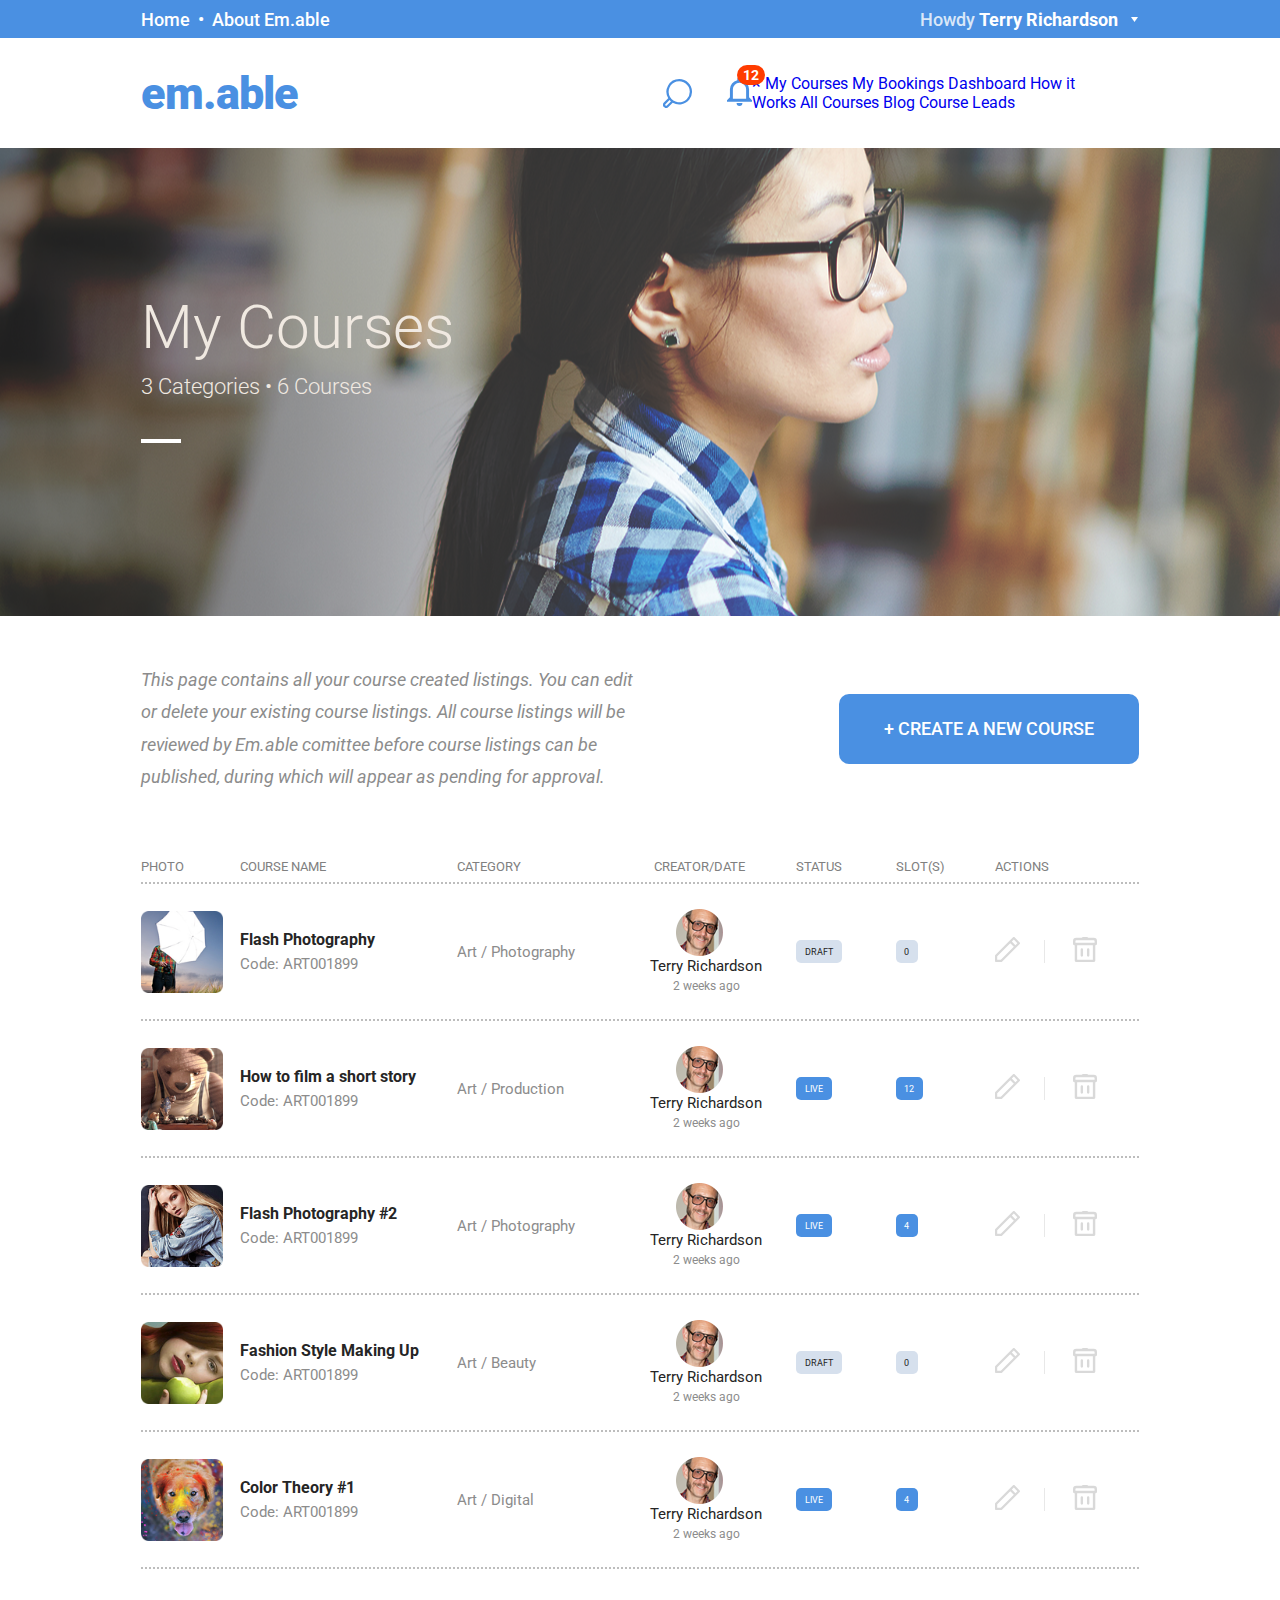
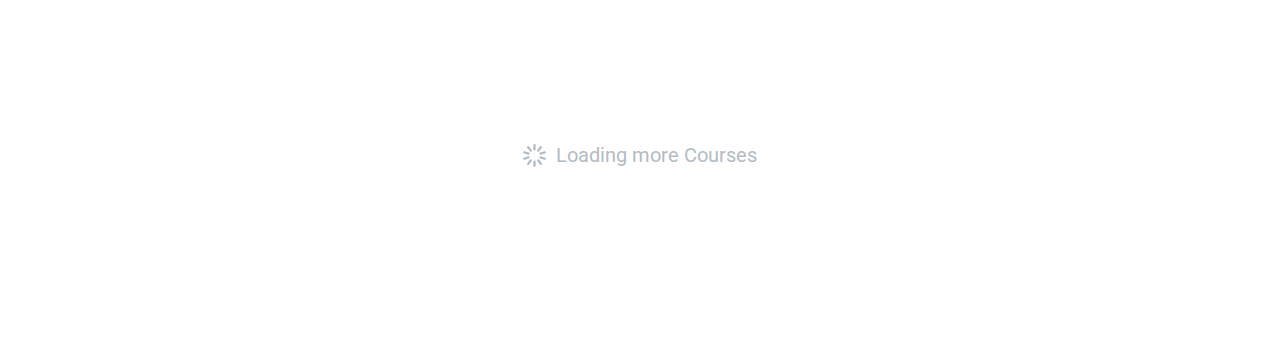
<file: index.html>
<!DOCTYPE html>
<html lang="en">

<head>
  <meta charset="UTF-8">
  <meta name="viewport" content="width=device-width">
  <meta http-equiv="X-UA-Compatible" content="ie=edge">
  <title>Document</title>
  <link rel="stylesheet" href="https://use.fontawesome.com/releases/v5.3.1/css/all.css" integrity="sha384-mzrmE5qonljUremFsqc01SB46JvROS7bZs3IO2EmfFsd15uHvIt+Y8vEf7N7fWAU"
    crossorigin="anonymous">
  <link href="https://fonts.googleapis.com/css?family=Roboto:300,400,500,700,900" rel="stylesheet">
  <link rel="stylesheet" href="./style/style.css">
  <link rel="stylesheet" href="./style/style-list.css">
</head>

<body>
  <header class="top">
    <div class="info center">
      <div class="info-left">
        <p>Home &nbsp;•&nbsp; About Em.able</p>
      </div>
      <div class="info-right">
        <p><span class="hello">Howdy </span><span class="info-user">Terry Richardson </span>
          <a class="info-more" href="#"><img src="/img/more.svg"></a></i>
        </p>
      </div>
    </div>
    <nav class="menu center">
      <div class="logo"><span>em.able</span></div>
      <ul class="list-menu">
          <li class="menu-item"><a href="./index.html">My Courses</a></li>
          <li class="menu-item"><a href="./listing-card.html">My Bookings</a></li>
        <li class="menu-item"><a href="#">Dashboard</a></li>
        <li class="menu-item"><a href="#">How it Works</a></li>
        <li class="menu-item"><a href="#">All Courses</a></li>
        <li class="menu-item"><a href="#">Blog</a></li>
        <li class="menu-item"><a href="#">Course Leads</a></li>
      </ul>
      <div class="btn">
        <img class="btn-search" src="./img/search.svg">
        <div class="btn-notification">
          <img src="img/notification.svg">
          <span class="number-notification">12</span>
        </div>
        <div id="mySidenav" class="sidenav">
          <a href="javascript:void(0)" class="closebtn" onclick="closeNav()">&times;</a>
          <a href="./index.html">My Courses</a>
          <a href="./listing-card.html">My Bookings</a>
          <a href="#">Dashboard</a>
          <a href="#">How it Works</a>
          <a href="#">All Courses</a>
          <a href="#">Blog</a>
          <a href="#">Course Leads</a>
        </div>
        <span onclick="openNav()"><i class="fas fa-bars menu-responsive"></i></span>
      </div>
    </nav>
  </header>
  <section class="banner center">
    <h1 class="title-course">My Courses</h1>
    <p class="info-course">3 Categories • 6 Courses</p>
    <p class="line"></p>
  </section>
  <section class="create-course center">
    <p class="info-create-left">This page contains all your course created listings. You can edit or delete your
      existing course listings. All course listings will be reviewed by Em.able comittee before course listings
      can be published, during which will appear as pending for approval.</p>
    <div class="info-create-right">
      <button class="btn-create-course">+ Create a new Course</button>
    </div>
  </section>
  <section>
    <div class="table center">
      <div class="flex-row-table ">
        <div class="col-photo heading">PHOTO</div>
        <div class="col-course-name heading">COURSE NAME</div>
        <div class="col-category heading">CATEGORY</div>
        <div class="col-creator-and-date heading">CREATOR/DATE</div>
        <div class="col-status heading">STATUS</div>
        <div class="col-slot heading">SLOT(S)</div>
        <div class="col-action heading">ACTIONS</div>
      </div>
      <div class="flex-row-table">
        <div class="col-photo"><img src="./img/photo-course-01.png"></div>
        <div class="col-course-name"><span class="course-name">Flash Photography</span><span class="course-code">Code:
            ART001899</span></div>
        <div class="col-category"><span class="course-category"> Art / Photography</span></div>
        <div class="col-creator-and-date"><img class="avatar-creator" src="img/avatar-creator.png">
          <p class="info-creator"><span class="name-creator">Terry Richardson</span><br><span class="created-date">2
              weeks ago</span></p>
        </div>
        <div class="col-status"><span class="course-status">DRAFT</span></div>
        <div class="col-slot"><span class="course-slot">0</span></div>
        <div class="col-action"><a href="#edit"><img class="course-action" id="btn-edit" src="./img/edit.svg"></a><img
            class="divide" src="img/divide.svg"><a href="#earse"><img class="course-action" id="btn-earse" src="./img/earse.svg"></a></div>
      </div>
      <div class="flex-row-table">
        <div class="col-photo"><img src="./img/photo-course-02.png"></div>
        <div class="col-course-name"><span class="course-name">How to film a short story</span><span class="course-code">Code:
            ART001899</span></div>
        <div class="col-category"><span class="course-category"> Art / Production</span></div>
        <div class="col-creator-and-date"><img class="avatar-creator" src="img/avatar-creator.png">
          <p class="info-creator"><span class="name-creator">Terry Richardson</span><br><span class="created-date">2
              weeks ago</span></p>
        </div>
        <div class="col-status"><span class="course-status active">LIVE</span></div>
        <div class="col-slot"><span class="course-slot active">12</span></div>
        <div class="col-action"><a href="#edit"><img class="course-action" id="btn-edit" src="./img/edit.svg"></a><img
            class="divide" src="img/divide.svg"><a href="#earse"><img class="course-action" id="btn-earse" src="./img/earse.svg"></a></div>
      </div>
      <div class="flex-row-table">
        <div class="col-photo"><img src="./img/photo-course-03.png"></div>
        <div class="col-course-name"><span class="course-name">Flash Photography #2</span><span class="course-code">Code:
            ART001899</span></div>
        <div class="col-category"><span class="course-category"> Art / Photography</span></div>
        <div class="col-creator-and-date"><img class="avatar-creator" src="img/avatar-creator.png">
          <p class="info-creator"><span class="name-creator">Terry Richardson</span><br><span class="created-date">2
              weeks ago</span></p>
        </div>
        <div class="col-status"><span class="course-status active">LIVE</span></div>
        <div class="col-slot"><span class="course-slot active">4</span></div>
        <div class="col-action"><a href="#edit"><img class="course-action" id="btn-edit" src="./img/edit.svg"></a><img
            class="divide" src="img/divide.svg"><a href="#earse"><img class="course-action" id="btn-earse" src="./img/earse.svg"></a></div>
      </div>
      <div class="flex-row-table">
        <div class="col-photo"><img src="./img/photo-course-04.png"></div>
        <div class="col-course-name"><span class="course-name">Fashion Style Making Up</span><span class="course-code">Code:
            ART001899</span></div>
        <div class="col-category"><span class="course-category">Art / Beauty</span></div>
        <div class="col-creator-and-date"><img class="avatar-creator" src="img/avatar-creator.png">
          <p class="info-creator"><span class="name-creator">Terry Richardson</span><br><span class="created-date">2
              weeks ago</span></p>
        </div>
        <div class="col-status"><span class="course-status">DRAFT</span></div>
        <div class="col-slot"><span class="course-slot">0</span></div>
        <div class="col-action"><a href="#edit"><img class="course-action" id="btn-edit" src="./img/edit.svg"></a><img
            class="divide" src="img/divide.svg"><a href="#earse"><img class="course-action" id="btn-earse" src="./img/earse.svg"></a></div>
      </div>
      <div class="flex-row-table">
        <div class="col-photo"><img src="./img/photo-course-05.png"></div>
        <div class="col-course-name"><span class="course-name">Color Theory #1</span><span class="course-code">Code:
            ART001899</span></div>
        <div class="col-category"><span class="course-category">Art / Digital</span></div>
        <div class="col-creator-and-date"><img class="avatar-creator" src="img/avatar-creator.png">
          <p class="info-creator"><span class="name-creator">Terry Richardson</span><br><span class="created-date">2
              weeks ago</span></p>
        </div>
        <div class="col-status"><span class="course-status active">LIVE</span></div>
        <div class="col-slot"><span class="course-slot active">4</span></div>
        <div class="col-action"><a href="#edit"><img class="course-action" id="btn-edit" src="./img/edit.svg"></a><img
            class="divide" src="img/divide.svg"><a href="#earse"><img class="course-action" id="btn-earse" src="./img/earse.svg"></a></div>
      </div>
    </div>
  </section>
  <p class="loading-more center"><img src="./img/loading.svg"> Loading more Courses</p>
  <script>
    /* Open the sidenav */
    function openNav() {
      document.getElementById("mySidenav").style.width = "100%";
    }

    /* Close/hide the sidenav */
    function closeNav() {
      document.getElementById("mySidenav").style.width = "0";
    }
  </script>
</body>

</html>
</file>
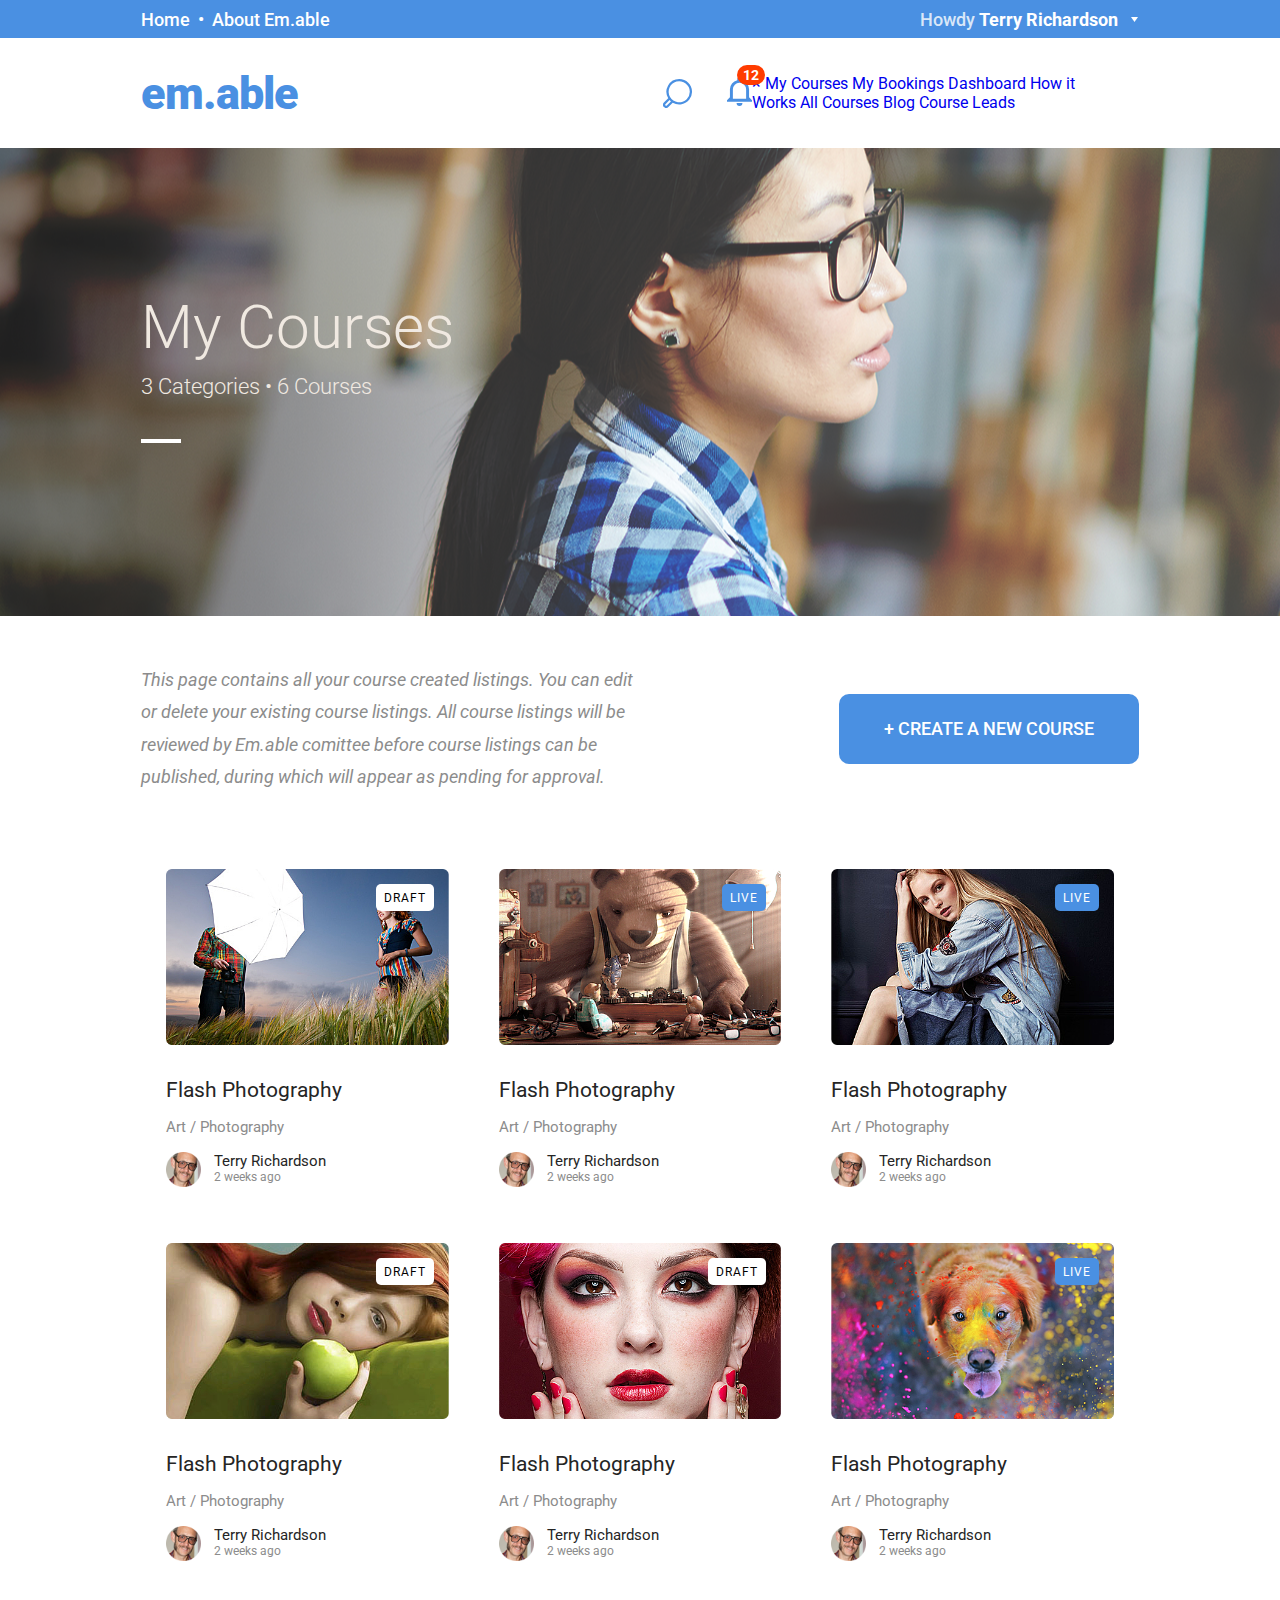
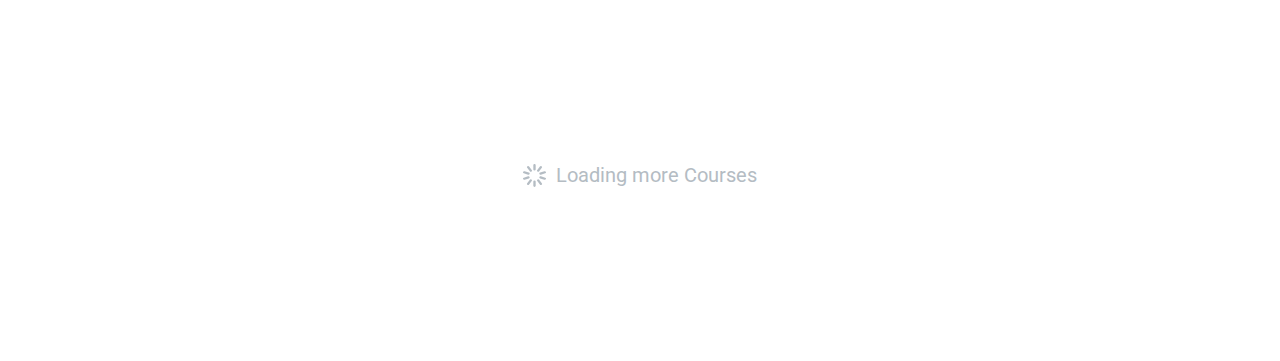
<file: listing-card.html>
<!DOCTYPE html>
<html lang="en">

<head>
  <meta charset="UTF-8">
  <meta name="viewport" content="width=device-width">
  <meta http-equiv="X-UA-Compatible" content="ie=edge">
  <title>Document</title>
  <link rel="stylesheet" href="https://use.fontawesome.com/releases/v5.3.1/css/all.css" integrity="sha384-mzrmE5qonljUremFsqc01SB46JvROS7bZs3IO2EmfFsd15uHvIt+Y8vEf7N7fWAU"
    crossorigin="anonymous">
  <link href="https://fonts.googleapis.com/css?family=Roboto:300,400,500,700,900" rel="stylesheet">
  <link rel="stylesheet" href="./style/style-thumnail.css">
  <link rel="stylesheet" href="./style/style.css">
  <link rel="import" href="top.html">
</head>

<body>
  <header class="top">
    <div class="info center">
      <div class="info-left">
        <p>Home &nbsp;•&nbsp; About Em.able</p>
      </div>
      <div class="info-right">
        <p><span class="hello">Howdy </span><span class="info-user">Terry Richardson </span>
          <a class="info-more" href="#"><img src="/img/more.svg"></a></i>
        </p>
      </div>
    </div>
    <nav class="menu center">
      <div class="logo"><span>em.able</span></div>
      <ul class="list-menu">
        <li class="menu-item"><a href="./index.html">My Courses</a></li>
        <li class="menu-item"><a href="./listing-card.html">My Bookings</a></li>
        <li class="menu-item"><a href="#">Dashboard</a></li>
        <li class="menu-item"><a href="#">How it Works</a></li>
        <li class="menu-item"><a href="#">All Courses</a></li>
        <li class="menu-item"><a href="#">Blog</a></li>
        <li class="menu-item"><a href="#">Course Leads</a></li>
      </ul>
      <div class="btn">
        <img class="btn-search" src="./img/search.svg">
        <div class="btn-notification">
          <img src="img/notification.svg">
          <span class="number-notification">12</span>
        </div>
        <div id="mySidenav" class="sidenav">
          <a href="javascript:void(0)" class="closebtn" onclick="closeNav()">&times;</a>
          <a href="./index.html">My Courses</a>
          <a href="./listing-card.html">My Bookings</a>
          <a href="#">Dashboard</a>
          <a href="#">How it Works</a>
          <a href="#">All Courses</a>
          <a href="#">Blog</a>
          <a href="#">Course Leads</a>
        </div>
        <span onclick="openNav()"><i class="fas fa-bars menu-responsive"></i></span>
      </div>
    </nav>
  </header>
  <section class="banner center">
    <h1 class="title-course">My Courses</h1>
    <p class="info-course">3 Categories • 6 Courses</p>
    <p class="line"></p>
  </section>
  <section class="create-course center">
    <p class="info-create-left">This page contains all your course created listings. You can edit or delete your
      existing course listings. All course listings will be reviewed by Em.able comittee before course listings
      can be published, during which will appear as pending for approval.</p>
    <div class="info-create-right">
      <button class="btn-create-course">+ Create a new Course</button>
    </div>
  </section>
  <main class="list center">
    <div class="card">
      <div class="card__thumnail">
        <div class="card__thumnail--overlay">
          <div class="card__action">
            <img src="./img/edit.svg" alt="">
            <img src="./img/divide.svg" alt="">
            <img src="./img/earse.svg" alt="">
          </div>
        </div>
        <img src="./img/thumnail-01.png" alt="" class="img">
        <span class="card__status">Draft</span>
      </div>
      <span class="card__name">Flash Photography</span>
      <span class="card__category">Art / Photography</span>
      <div class="creator">
        <img src="./img/avatar-creator.png" alt="">
        <div class="creator__info">
          <span class="creator__name">Terry Richardson</span>
          <span class="creator__date">2 weeks ago</span>
        </div>
      </div>
    </div>
    <div class="card">
      <div class="card__thumnail">
        <div class="card__thumnail--overlay">
          <div class="card__action">
            <img src="./img/edit.svg" alt="">
            <img src="./img/divide.svg" alt="">
            <img src="./img/earse.svg" alt="">
          </div>
        </div>
        <img src="./img/thumnail-02.png" alt="" class="img">
        <span class="card__status card__status--active">Live</span>
      </div>
      <span class="card__name">Flash Photography</span>
      <span class="card__category">Art / Photography</span>
      <div class="creator">
        <img src="./img/avatar-creator.png" alt="">
        <div class="creator__info">
          <span class="creator__name">Terry Richardson</span>
          <span class="creator__date">2 weeks ago</span>
        </div>
      </div>
    </div>
    <div class="card">
      <div class="card__thumnail">
        <div class="card__thumnail--overlay">
          <div class="card__action">
            <img src="./img/edit.svg" alt="">
            <img src="./img/divide.svg" alt="">
            <img src="./img/earse.svg" alt="">
          </div>
        </div>
        <img src="./img/thumnail-03.png" alt="" class="img">
        <span class="card__status card__status--active">Live</span>
      </div>
      <span class="card__name">Flash Photography</span>
      <span class="card__category">Art / Photography</span>
      <div class="creator">
        <img src="./img/avatar-creator.png" alt="">
        <div class="creator__info">
          <span class="creator__name">Terry Richardson</span>
          <span class="creator__date">2 weeks ago</span>
        </div>
      </div>
    </div>
    <div class="card">
      <div class="card__thumnail">
        <div class="card__thumnail--overlay">
          <div class="card__action">
            <img src="./img/edit.svg" alt="">
            <img src="./img/divide.svg" alt="">
            <img src="./img/earse.svg" alt="">
          </div>
        </div>
        <img src="./img/thumnail-04.png" alt="" class="img">
        <span class="card__status">Draft</span>
      </div>
      <span class="card__name">Flash Photography</span>
      <span class="card__category">Art / Photography</span>
      <div class="creator">
        <img src="./img/avatar-creator.png" alt="">
        <div class="creator__info">
          <span class="creator__name">Terry Richardson</span>
          <span class="creator__date">2 weeks ago</span>
        </div>
      </div>
    </div>
    <div class="card">
      <div class="card__thumnail">
        <div class="card__thumnail--overlay">
          <div class="card__action">
            <img src="./img/edit.svg" alt="">
            <img src="./img/divide.svg" alt="">
            <img src="./img/earse.svg" alt="">
          </div>
        </div>
        <img src="./img/thumnail-05.png" alt="" class="img">
        <span class="card__status">Draft</span>
      </div>
      <span class="card__name">Flash Photography</span>
      <span class="card__category">Art / Photography</span>
      <div class="creator">
        <img src="./img/avatar-creator.png" alt="">
        <div class="creator__info">
          <span class="creator__name">Terry Richardson</span>
          <span class="creator__date">2 weeks ago</span>
        </div>
      </div>
    </div>
    <div class="card">
      <div class="card__thumnail">
        <div class="card__thumnail--overlay">
          <div class="card__action">
            <img src="./img/edit.svg" alt="">
            <img src="./img/divide.svg" alt="">
            <img src="./img/earse.svg" alt="">
          </div>
        </div>
        <img src="./img/thumnail-06.png" alt="" class="img">
        <span class="card__status card__status--active">Live</span>
      </div>
      <span class="card__name">Flash Photography</span>
      <span class="card__category">Art / Photography</span>
      <div class="creator">
        <img src="./img/avatar-creator.png" alt="">
        <div class="creator__info">
          <span class="creator__name">Terry Richardson</span>
          <span class="creator__date">2 weeks ago</span>
        </div>
      </div>
    </div>
  </main>


  <p class="loading-more center"><img src="./img/loading.svg"> Loading more Courses</p>
  <script>
    /* Open the sidenav */
    function openNav() {
      document.getElementById("mySidenav").style.width = "100%";
    }

    /* Close/hide the sidenav */
    function closeNav() {
      document.getElementById("mySidenav").style.width = "0";
    }
  </script>
</body>

</html>
</file>
<file: style/style.css>
* {
    padding: 0;
    margin: 0;
    font-family: 'Roboto', sans-serif;
}

a {
    text-decoration: none;
}

.center {
    padding: 0 11vw;
}

/* Style top (information & menu bar)*/
/*1. Style top infomation */
.info {
    background-color: #4a90e2;
    color: #fff;
    display: flex;
    flex-direction: row;
    justify-content: space-between;
    align-items: center;
    height: 38px;
    font-size: 18px;
    font-weight: 500;
}

.info-right p {
    position: relative;
    margin-right: 21px;
}

.info-right .hello {
    color: #d9e7f8;
}

.info-right .info-user {
    font-weight: bold;
}

.info-right .info-more {
    margin-left: 11px;
    color: #ffffff;
    position: absolute;
    top: -4px;
    right: -20px;
}

/*2. Style menu bar*/
.menu {
    display: flex;
    height: 110px;
    background-color: #ffffff;
    justify-content: center;
    align-items: center;
    overflow: hidden;
}

.menu .logo {
    flex: 1;
    font-weight: 900;
    letter-spacing: -1px;
    color: #4a90e2;
    font-size: 45px;
    margin-right: 46px;
    cursor: pointer;
}

.menu .list-menu {
    height: 100%;
    display: flex;
    list-style: none;
    flex-direction: row;
    flex: 8;
}

.menu-item {
    margin-right: 52px;
    height: 100%;
    display: flex;
    align-items: center;
    cursor: pointer;
}

.menu-item:hover {
    -webkit-box-shadow: inset 0px -4px 0px 0px #4a90e2;
    -moz-box-shadow: inset 0px -4px 0px 0px #4a90e2;
    box-shadow: inset 0px -4px 0px 0px #4a90e2;
}

.menu-item a {
    font-size: 20px;
    color: #2c2c2c;
    font-weight: 500;
    display: flex;
    width: 100%;
    height: 100%;
    align-items: center;
}

.menu-item a:hover {
    color: #4a90e2;
}

.menu .btn {
    display: flex;
    flex: 1;
    flex-direction: row;
    justify-content: flex-end;
    align-items: center;
}

.btn-search,
.btn-notification {
    cursor: pointer;
}

.btn-notification {
    position: relative;
    margin-left: 35px;
}

.number-notification {
    background-color: #ff3c00;
    padding: 2px 6px;
    position: absolute;
    color: #ffffff;
    font-size: 14px;
    font-weight: bold;
    border-radius: 10px;
    left: 10px;
    top: -12px;
    user-select: none;
}

.menu-responsive {
    display: none;
    margin-left: 35px;
    font-size: 2em;
    color: #4a90e2;
}

/* Style section banner*/
.banner {
    background-image: url('/img/demo-mycourse.jpg.png');
    background-position: center;
    background-repeat: no-repeat;
    background-size: auto;
    height: 52vh;
    color: #f0e9e1;
    display: flex;
    flex-direction: column;
    justify-content: center;
}

.title-course {
    font-size: 60px;
    font-weight: 300;
}

.info-course {
    padding: 10px 0;
    font-weight: 300;
    font-size: 1.4em;
}

.line {
    margin: 30px 0px;
    width: 40px;
    height: 4px;
    background-color: #ffffff;
}

/* Style create course*/
.create-course {
    display: flex;
    min-height: 25vh;
    align-items: center;
    flex-wrap: wrap;
}

.info-create-left {
    padding: 20px 0px;
    min-width: 380px;
    display: flex;
    flex: 3;
    line-height: 180%;
    font-style: italic;
    color: #8c8c8c;
    font-size: 18px;
}

.info-create-right {
    margin: 20px 0px;
    display: flex;
    flex: 3;
    justify-content: flex-end;
}

.info-create-right .btn-create-course {
    display: flex;
    justify-content: center;
    align-items: center;
    text-transform: uppercase;
    background-color: #4a90e2;
    width: 300px;
    height: 70px;
    border-radius: 10px;
    color: #ffffff;
    font-weight: 500;
    font-size: 18px;
    border-style: none;
    cursor: pointer;
}

/* Table flex */
.flex-row-table {
    display: flex;
    border-bottom: #bdbdbd dotted 2px;
}

.col-photo,
.col-course-name,
.col-category,
.col-creator-and-date,
.col-status,
.col-slot,
.col-action {
    display: flex;
    text-align: left;
    padding: 32px 0px;
    padding-right: 10px;
    justify-content: flex-start;
    align-items: center;
}

.col-photo {
    flex: 1 1 8.333%;
}

.col-course-name {
    flex: 1 3 20%;
    flex-direction: column;
    justify-content: center;
    align-items: flex-start;
}

.col-category {
    flex: 1 2 14%;
    /* min-width: 100px; */
}

.col-creator-and-date {
    flex: 1 2 16.666%;
    /* min-width: 100px; */
}

.col-status {
    flex: 1 1 8.333%;
    /* min-width: 50px; */
}

.col-slot {
    flex: 1 1 8.333%;
    /* min-width: 50px; */
}

.col-action {
    flex: 1 2 16.666%;
    max-width: 134px;
}

.heading {
    font-size: 20px;
    text-align: left;
    padding: 18px 18px 8px 0px;
    color: #808080;
    font-weight: 400;
    padding-right: 10px;
}

.col-photo img {
    max-width: 100%;
    height: auto;
}

.course-name {
    font-size: 24px;
    font-weight: bold;
    color: #252525;
}

.course-code,
.course-category {
    color: #8c8c8c;
    font-size: 22px;
}
.course-code {
    margin-top:1vw;
}

.course-status,
.course-slot {
    font-size: 14px;
    border-radius: 5px;
    padding: 0.5vw 0.7vw;
    color: #252525;
    background-color: #d6e0ed;
}

.active {
    background-color: #4a90e2;
    color: #ffffff;
}

/* Style column Course/Date */
.avatar-creator {
    max-width: 100%;
    height: auto;
}

.info-creator {
    margin-left: 14px;
}

.name-creator {
    font-size: 22px;
    color: #252525;
}

.created-date {
    padding-top:13px;
    font-size: 18px;
    color: #8c8c8c;
}

/* Style course status */
.course-action {
    max-width: 100%;
}

#btn-edit {
    margin-right: 24px;
}

#btn-earse {
    margin-left: 28px;
}

.loading-more {
    margin: 174px 0px;
    display: flex;
    justify-content: center;
    align-items: center;
    color: #b4bcc3;
    font-size: 20px;
}

.loading-more img {
    margin-right: 10px;
}

/* Responsive */
@media (max-width:1558px) {
    .menu .list-menu {
        display: none;
    }

    .menu-responsive {
        display: block;
    }
}

@media (max-width:1448px) {
    .col-creator-and-date {
        flex-direction: column;
    }

    .info-creator {
        text-align: center;
    }

    /* .col-status,
    .col-slot {
        align-items: center;
        justify-content: center;
    } */
}

@media (max-width:1184px) {
    .table * {
        font-size: 14px;
    }
}

@media (max-width:1110px) {
    .avatar-creator {
        display: none;
    }

    .col-creator-and-date {
        align-items: flex-start;
        justify-content: center;
    }

    .info-creator {
        margin: 0;
    }
}

@media (max-width:896px) {
    .create-course {
        flex-direction: column;
    }

    /* .btn-create-course {
        justify-content: center;
        margin: 20px 0px;
        width: 150px!important;
        height: 35px!important;
        border-radius: 10px;
        color: #ffffff;
        font-weight: 500;
        font-size: 14px;
    } */
}

@media (max-width:896px) {
    .col-photo {
        display: none;
    }

    .menu .logo {
        font-size: 32px;
    }

    .info {
        font-size: 12px;
    }

    .info-more {
        top: -2px !important;
        right: -20px !important;
    }

    .info-create-left {
        font-size: 14px;
    }

    .heading {
        font-size: 12px;
        text-align: center;
    }

    .col-action.heading {
        justify-content: center;
    }
}

@media (max-width:666px) {
    .col-category {
        display: none;
    }

    .course-action {
        width: 50%;
    }

    .loading-more {
        margin: 50px 0px;
    }
}

@media (max-width:411px) {
    .center {
        padding: 0 5vw;
    }

    .info-create-left {
        display: none;
    }

    .create-course {
        min-height: 0;
    }

    /* .flex-row-table:nth-child(even) {
        background: #f9f9f9;
    } */

    .table * {
        font-size: 12px;
    }

    .heading {
        font-size: 10px;
    }

    .info-create-right {
        align-items: center;
    }

    .info-create-right .btn-create-course {
        width: 250px;
        height: 50px;
        font-size: 16px;
    }

    .col-action {
        display: none;
    }

    .col-slot {
        justify-content: flex-end;
    }

    .col-status {
        justify-content: center;
    }

    .info-creator {
        text-align: left;
    }

    .course-status,
    .course-slot {
        padding: 5px 7px;
    }

    /* .divide {
        display: none;
    }

    #btn-edit {
        margin-right: 0px;
    }

    #btn-earse {
        margin-left: 0px;
    }
    .col-status, .col-slot {
        justify-content: center;
        align-items: center;
    } */
    /* .btn-search,
    .btn-notification {
        margin-left: 0;
    }

    .menu-responsive {
        padding-left: 0;
    } */
    .menu .btn {
        justify-content: space-between;
    }
}

@media (max-width:320px) {
    .info {
        font-size: 11px;
    }

    .menu .logo {
        font-size: 32px;
    }

    .btn img {
        width: 24px;
    }

    .menu-responsive {
        font-size: 24px;
    }

    .number-notification {
        font-size: 10px;
    }

    .title-course {
        font-size: 40px;
    }

    .info-course {
        font-size: 24px;
    }

    .line {
        margin: 10px 0px;
    }
}
</file>
<file: style/style-list.css>
/* Table flex */
.flex-row-table {
    display: flex;
    border-bottom: #bdbdbd dotted 2px;
}

.col-photo,
.col-course-name,
.col-category,
.col-creator-and-date,
.col-status,
.col-slot,
.col-action {
    display: flex;
    text-align: left;
    padding: 25px 0px;
    padding-right: 10px;
    justify-content: flex-start;
    align-items: center;
}

.col-photo {
    flex: 1 1 8.333%;
}

.col-course-name {
    flex: 1 3 20%;
    flex-direction: column;
    justify-content: center;
    align-items: flex-start;
}

.col-category {
    flex: 1 2 14%;
    /* min-width: 100px; */
}

.col-creator-and-date {
    flex: 1 2 16.666%;
    /* min-width: 100px; */
}

.col-status {
    flex: 1 1 8.333%;
    /* min-width: 50px; */
}

.col-slot {
    flex: 1 1 8.333%;
    /* min-width: 50px; */
}

.col-action {
    flex: 1 2 16.666%;
    max-width: 134px;
}

.heading {
    font-size: 0.833rem;
    text-align: left;
    padding: 18px 18px 8px 0px;
    color: #808080;
    font-weight: 400;
    padding-right: 10px;
}

.col-photo img {
    width: 82px;
    height: 82px;
}

.course-name {
    font-size: 1rem;
    font-weight: bold;
    color: #252525;
}

.course-code,
.course-category {
    color: #8c8c8c;
    font-size: 0.916rem;
}

.course-code {
    margin-top: 0.5vw;
}

.course-status,
.course-slot {
    font-size: 0.583rem;
    border-radius: 5px;
    padding: 0.5vw 0.7vw;
    color: #252525;
    background-color: #d6e0ed;
}

.active {
    background-color: #4a90e2;
    color: #ffffff;
}

/* Style column Course/Date */
.avatar-creator {
    max-width: 100%;
    height: auto;
}

.info-creator {
    margin-left: 14px;
}

.name-creator {
    font-size: 0.916rem;
    color: #252525;
}

.created-date {
    padding-top: 13px;
    font-size: 0.75rem;
    color: #8c8c8c;
}

/* Style course status */
.course-action {
    max-width: 75%;
}

#btn-edit {
    margin-right: 24px;
}

#btn-earse {
    margin-left: 28px;
}


/* Responsive */


@media (max-width:1448px) {
    .col-creator-and-date {
        flex-direction: column;
    }

    .info-creator {
        text-align: center;
    }
}

@media (max-width:1184px) {
    .table * {
        font-size: 0.583rem;
    }
}

@media (max-width:1110px) {
    .avatar-creator {
        display: none;
    }

    .col-creator-and-date {
        align-items: flex-start;
        justify-content: center;
    }

    .info-creator {
        margin: 0;
    }
}

@media (max-width:896px) {
    .create-course {
        flex-direction: column;
    }
}

@media (max-width:896px) {
    .col-photo {
        display: none;
    }
    .heading {
        font-size: 12px;
        text-align: center;
    }
    .col-action.heading {
        justify-content: center;
    }
}

@media (max-width:768px) {


    .col-category {
        display: none;
    }

    .course-action {
        width: 50%;
    }



    .course-action {
        max-width: 40%;
    }

}

@media (max-width:411px) {

    .create-course {
        min-height: 0;
    }

    /* .flex-row-table:nth-child(even) {
        background: #f9f9f9;
    } */

    .table * {
        font-size: 12px;
    }

    .heading {
        font-size: 10px;
    }

    .info-create-right {
        align-items: center;
    }

    .info-create-right .btn-create-course {
        width: 200px;
        height: 50px;
        font-size: 11px;
        letter-spacing: 2px;
    }

    .col-action {
        display: none;
    }

    .col-slot {
        justify-content: flex-end;
    }

    .col-status {
        justify-content: center;
    }

    .info-creator {
        text-align: left;
    }

    .course-status,
    .course-slot {
        padding: 5px 7px;
    }

}
</file>
<file: style/style-thumnail.css>
.list {
    display: flex;
    justify-content: space-between;
    flex-wrap: wrap;
}

.card {
    display: flex;
    flex-direction: column;
    flex: 1 1 25%;
    max-width: 347px;
    margin: 1.75rem 25px;
}

.card__thumnail {
    position: relative;
    width: 100%;
    min-width: 250px;
    max-height: 289px;
    user-select: none;
}

.card__thumnail img {
    width: 100%;
    height: auto;
    /* min-width: auto;
    height: auto;
    max-height: auto; */
}

.card__thumnail--overlay {
    border-radius: 5px;
    content: '';
    position: absolute;
    width: 100%;
    height: 97%;
    top: 0;
    right: 0;
    background-color: rgb(0, 0, 0);
    opacity: 0;
    z-index: 10;
}

.card__thumnail--overlay:hover {
    opacity: 0.6;
    transition: 1s;
}

.card__action {
    position: absolute;
    display: flex;
    width: 50%;
    top: 50%;
    left: 50%;
    transform: translate(-50%, -50%);
    user-select: none;
    color: red;
}

.card__action img:not(:nth-last-of-type(2)) {
    cursor: pointer;
}

.card__status {
    position: absolute;
    background-color: #fff;
    padding: 0.555555556em 0.666666667em;
    border-radius: 5px;
    right: 15px;
    top: 15px;
    text-transform: uppercase;
    font-size: 0.75rem;
    user-select: none;
    letter-spacing: 1px;
}
.card__status--active {
    background-color: #4a90e2;
    color:#fff;
}


.card__name {
    font-family: Roboto;
    font-size: 1.33rem;
    color: #252525;
    margin-top: 1.75rem;
    margin-bottom: 1rem;
}

.card__category {
    font-family: Roboto;
    font-size: 0.916rem;
    letter-spacing: normal;
    color: #8c8c8c;
}

.creator {
    display: flex;
    margin-top: 1rem;

}

.creator__info {
    display: flex;
    flex-direction: column;
    margin-left: 13px;
}

.creator img {
    height: 35px;
    width: 35px;
}

.creator__name {
    color:#252525;
    font-size: 0.916666667rem;
}

.creator__date {
    color: #8c8c8c;
    font-size: 0.75rem;
}

@media (max-width:900px) {
    .list {
        justify-content: center;
    }
}
@media (max-width:600px) {
    :root{
        font-sisze:16px!important;
    }
}
@media (max-width:320px) {
    :root {
        font-size:14px!important;
    }
}
</file>
